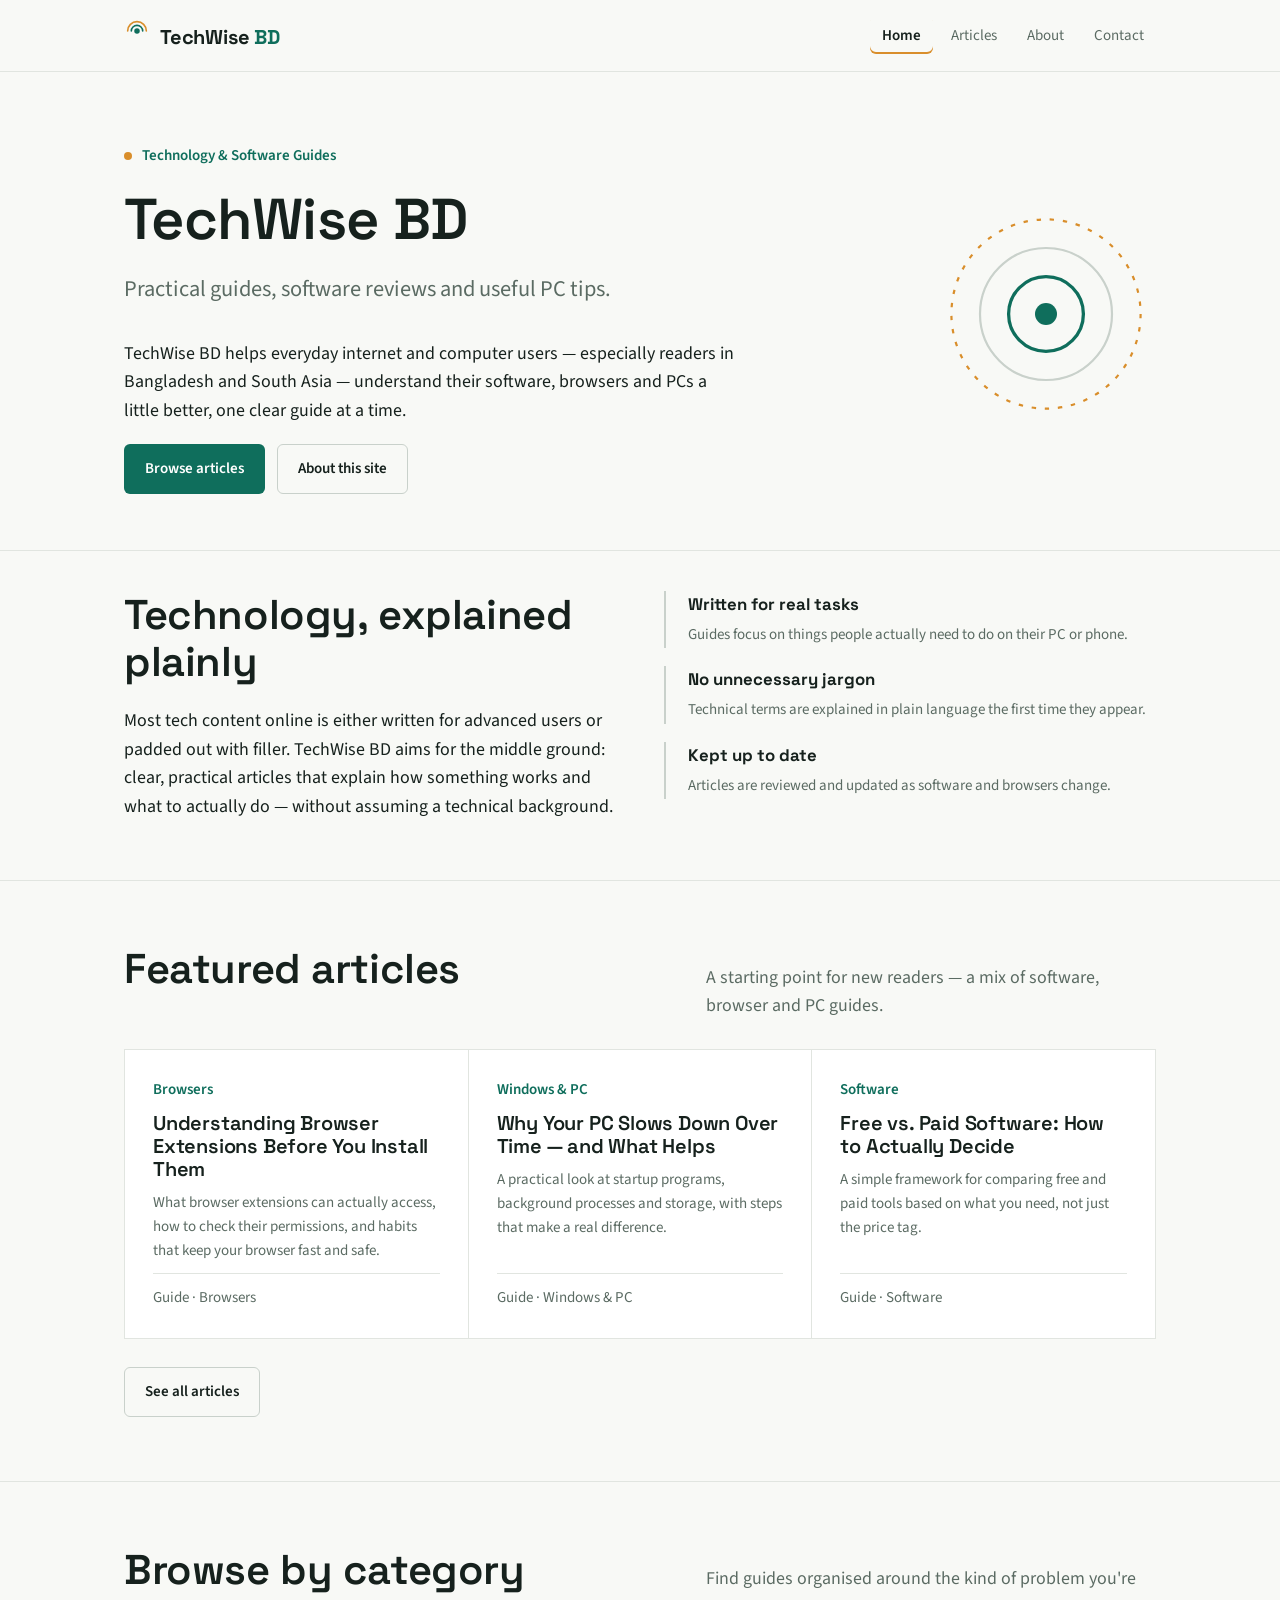
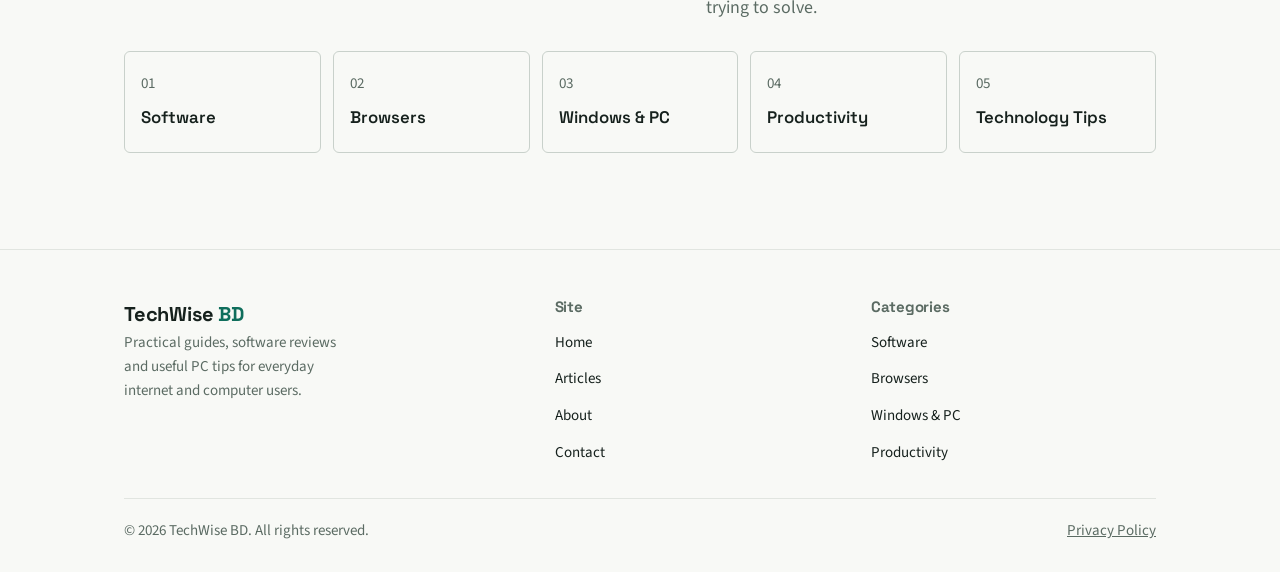
<file: index.html>
<!DOCTYPE html>
<html lang="en">
<head>
<meta charset="UTF-8">
<meta name="viewport" content="width=device-width, initial-scale=1.0">
<title>TechWise BD — Practical Tech Guides, Software Reviews &amp; PC Tips</title>
<meta name="description" content="TechWise BD publishes practical guides, software reviews and PC tips to help everyday internet and computer users in Bangladesh and South Asia get more out of their technology.">
<link rel="icon" type="image/svg+xml" href="assets/favicon.svg">
<link rel="canonical" href="index.html">
<link rel="preconnect" href="https://fonts.googleapis.com">
<link rel="preconnect" href="https://fonts.gstatic.com" crossorigin>
<link href="https://fonts.googleapis.com/css2?family=Space+Grotesk:wght@500;600;700&family=Source+Sans+3:wght@400;600;700&display=swap" rel="stylesheet">
<link rel="stylesheet" href="css/style.css">
</head>
<body>

<!-- ============ HEADER ============ -->
<header class="site-header">
  <nav class="nav" aria-label="Primary">
    <a href="index.html" class="brand">
      <svg class="brand-mark" viewBox="0 0 32 32" fill="none" xmlns="http://www.w3.org/2000/svg" aria-hidden="true">
        <circle cx="16" cy="16" r="3.4" fill="#0F6E5C"/>
        <path d="M9 16a7 7 0 0 1 14 0" stroke="#0F6E5C" stroke-width="2" stroke-linecap="round"/>
        <path d="M4.5 16a11.5 11.5 0 0 1 23 0" stroke="#D98E2B" stroke-width="2" stroke-linecap="round"/>
      </svg>
      <span class="brand-name">TechWise<span class="bd"> BD</span></span>
    </a>
    <button class="nav-toggle" aria-label="Toggle menu" aria-expanded="false">
      <span></span>
    </button>
    <ul class="nav-links">
      <li><a href="index.html" aria-current="page">Home</a></li>
      <li><a href="articles.html">Articles</a></li>
      <li><a href="about.html">About</a></li>
      <li><a href="contact.html">Contact</a></li>
    </ul>
  </nav>
</header>

<!-- ============ HERO ============ -->
<section class="hero">
  <div class="wrap hero-grid">
    <div>
      <div class="eyebrow-line"><span class="dot"></span> Technology &amp; Software Guides</div>
      <h1>TechWise BD</h1>
      <p class="tagline">Practical guides, software reviews and useful PC tips.</p>
      <p class="prose">TechWise BD helps everyday internet and computer users — especially readers in Bangladesh and South Asia — understand their software, browsers and PCs a little better, one clear guide at a time.</p>
      <div class="hero-actions">
        <a href="articles.html" class="btn btn-primary">Browse articles</a>
        <a href="about.html" class="btn btn-ghost">About this site</a>
      </div>
    </div>
    <div class="hero-mark" aria-hidden="true">
      <svg viewBox="0 0 200 200" fill="none" xmlns="http://www.w3.org/2000/svg">
        <circle cx="100" cy="100" r="10" fill="#0F6E5C"/>
        <circle cx="100" cy="100" r="34" stroke="#0F6E5C" stroke-width="3"/>
        <circle cx="100" cy="100" r="60" stroke="#C9D1CB" stroke-width="2"/>
        <circle cx="100" cy="100" r="86" stroke="#D98E2B" stroke-width="2" stroke-dasharray="4 8"/>
      </svg>
    </div>
  </div>
</section>

<!-- ============ INTRO ============ -->
<section class="section-tight">
  <div class="wrap">
    <div class="intro-block">
      <div>
        <h2>Technology, explained plainly</h2>
        <p class="prose">Most tech content online is either written for advanced users or padded out with filler. TechWise BD aims for the middle ground: clear, practical articles that explain how something works and what to actually do — without assuming a technical background.</p>
      </div>
      <ul class="value-list">
        <li>
          <strong>Written for real tasks</strong>
          <span>Guides focus on things people actually need to do on their PC or phone.</span>
        </li>
        <li>
          <strong>No unnecessary jargon</strong>
          <span>Technical terms are explained in plain language the first time they appear.</span>
        </li>
        <li>
          <strong>Kept up to date</strong>
          <span>Articles are reviewed and updated as software and browsers change.</span>
        </li>
      </ul>
    </div>
  </div>
</section>

<hr class="hr">

<!-- ============ FEATURED ARTICLES ============ -->
<section>
  <div class="wrap">
    <div class="section-head">
      <h2>Featured articles</h2>
      <p>A starting point for new readers — a mix of software, browser and PC guides.</p>
    </div>
    <div class="article-grid">
      <article class="article-card">
        <span class="article-tag">Browsers</span>
        <h3>Understanding Browser Extensions Before You Install Them</h3>
        <p>What browser extensions can actually access, how to check their permissions, and habits that keep your browser fast and safe.</p>
        <div class="article-meta">Guide · Browsers</div>
      </article>
      <article class="article-card">
        <span class="article-tag">Windows &amp; PC</span>
        <h3>Why Your PC Slows Down Over Time — and What Helps</h3>
        <p>A practical look at startup programs, background processes and storage, with steps that make a real difference.</p>
        <div class="article-meta">Guide · Windows &amp; PC</div>
      </article>
      <article class="article-card">
        <span class="article-tag">Software</span>
        <h3>Free vs. Paid Software: How to Actually Decide</h3>
        <p>A simple framework for comparing free and paid tools based on what you need, not just the price tag.</p>
        <div class="article-meta">Guide · Software</div>
      </article>
    </div>
    <div style="margin-top:28px;">
      <a href="articles.html" class="btn btn-ghost">See all articles</a>
    </div>
  </div>
</section>

<hr class="hr">

<!-- ============ CATEGORIES ============ -->
<section>
  <div class="wrap">
    <div class="section-head">
      <h2>Browse by category</h2>
      <p>Find guides organised around the kind of problem you're trying to solve.</p>
    </div>
    <div class="category-list">
      <a class="category-item" href="articles.html#software">
        <span class="cat-index">01</span>
        <span class="cat-name">Software</span>
      </a>
      <a class="category-item" href="articles.html#browsers">
        <span class="cat-index">02</span>
        <span class="cat-name">Browsers</span>
      </a>
      <a class="category-item" href="articles.html#windows-pc">
        <span class="cat-index">03</span>
        <span class="cat-name">Windows &amp; PC</span>
      </a>
      <a class="category-item" href="articles.html#productivity">
        <span class="cat-index">04</span>
        <span class="cat-name">Productivity</span>
      </a>
      <a class="category-item" href="articles.html#tech-tips">
        <span class="cat-index">05</span>
        <span class="cat-name">Technology Tips</span>
      </a>
    </div>
  </div>
</section>

<!-- ============ FOOTER ============ -->
<footer class="site-footer">
  <div class="wrap">
    <div class="footer-grid">
      <div class="footer-brand">
        <span class="brand-name">TechWise<span class="bd" style="color:var(--brand);"> BD</span></span>
        <p>Practical guides, software reviews and useful PC tips for everyday internet and computer users.</p>
      </div>
      <div class="footer-col">
        <h4>Site</h4>
        <ul>
          <li><a href="index.html">Home</a></li>
          <li><a href="articles.html">Articles</a></li>
          <li><a href="about.html">About</a></li>
          <li><a href="contact.html">Contact</a></li>
        </ul>
      </div>
      <div class="footer-col">
        <h4>Categories</h4>
        <ul>
          <li><a href="articles.html#software">Software</a></li>
          <li><a href="articles.html#browsers">Browsers</a></li>
          <li><a href="articles.html#windows-pc">Windows &amp; PC</a></li>
          <li><a href="articles.html#productivity">Productivity</a></li>
        </ul>
      </div>
    </div>
    <div class="footer-bottom">
      <span>© <span id="year">2026</span> TechWise BD. All rights reserved.</span>
      <a href="privacy.html">Privacy Policy</a>
    </div>
  </div>
</footer>

<script src="js/main.js"></script>
</body>
</html>
</file>
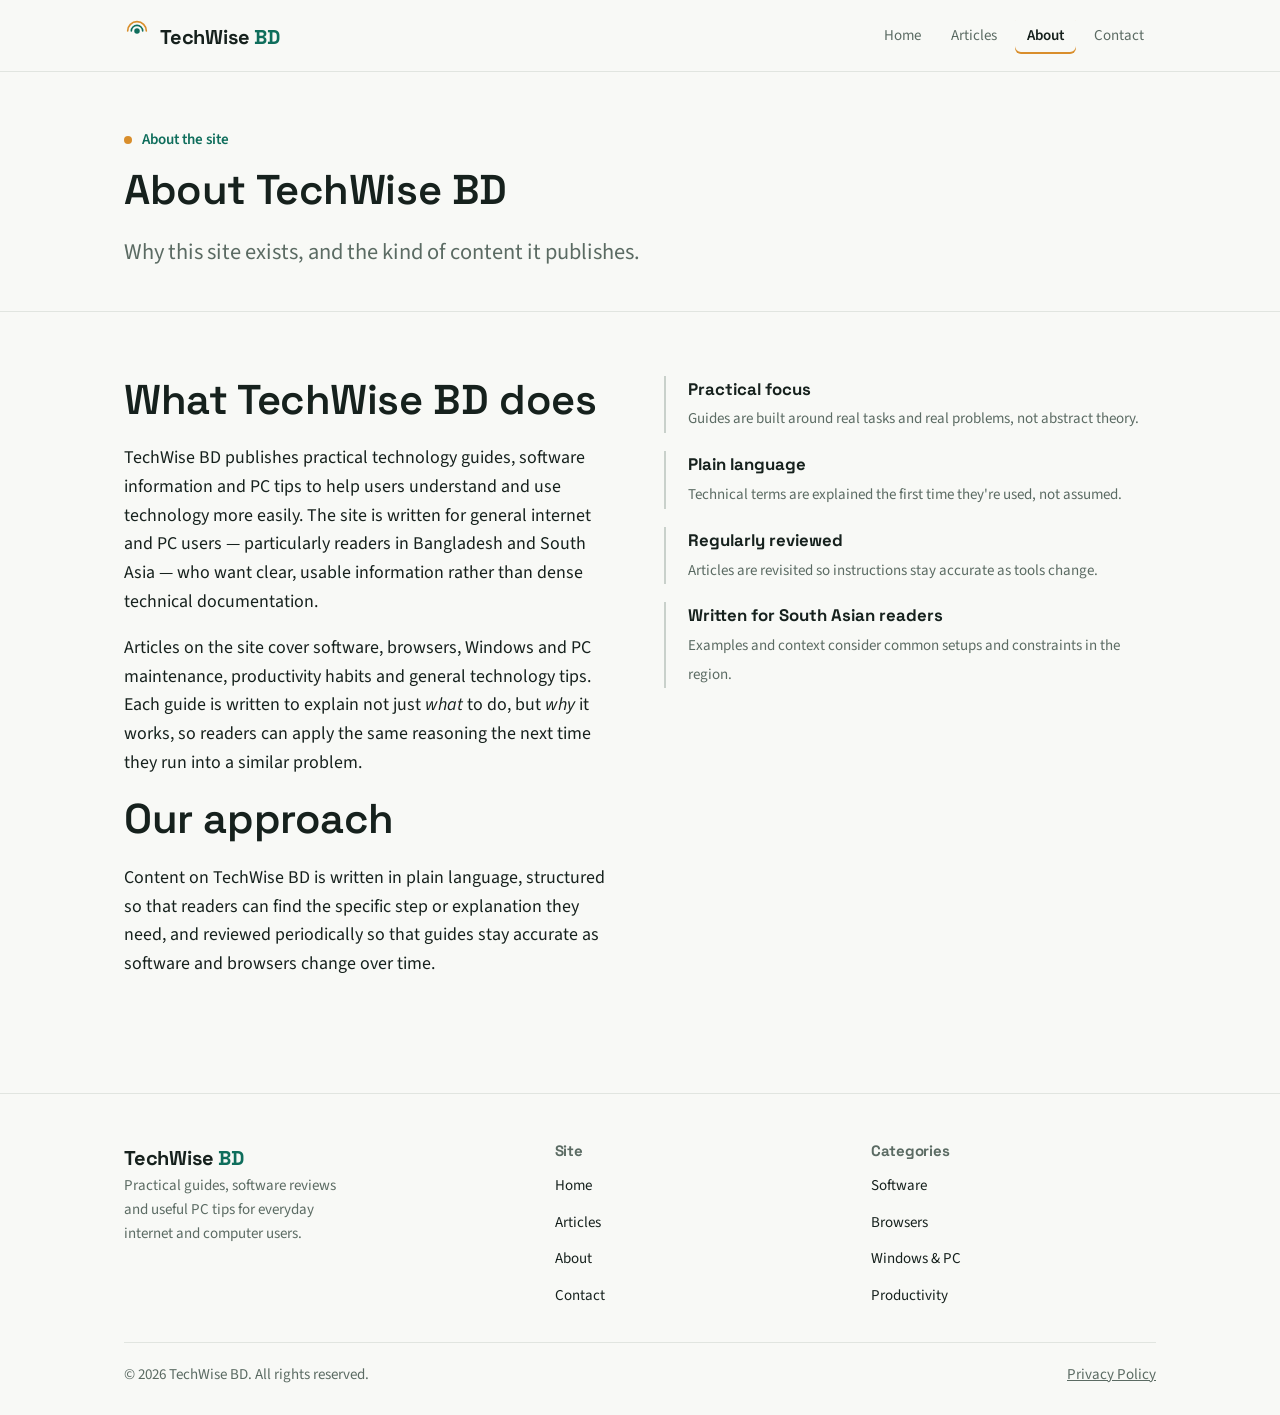
<file: about.html>
<!DOCTYPE html>
<html lang="en">
<head>
<meta charset="UTF-8">
<meta name="viewport" content="width=device-width, initial-scale=1.0">
<title>About — TechWise BD</title>
<meta name="description" content="TechWise BD publishes practical technology guides, software information and PC tips to help everyday users understand and use technology more easily.">
<link rel="icon" type="image/svg+xml" href="assets/favicon.svg">
<link rel="canonical" href="about.html">
<link rel="preconnect" href="https://fonts.googleapis.com">
<link rel="preconnect" href="https://fonts.gstatic.com" crossorigin>
<link href="https://fonts.googleapis.com/css2?family=Space+Grotesk:wght@500;600;700&family=Source+Sans+3:wght@400;600;700&display=swap" rel="stylesheet">
<link rel="stylesheet" href="css/style.css">
</head>
<body>

<!-- ============ HEADER ============ -->
<header class="site-header">
  <nav class="nav" aria-label="Primary">
    <a href="index.html" class="brand">
      <svg class="brand-mark" viewBox="0 0 32 32" fill="none" xmlns="http://www.w3.org/2000/svg" aria-hidden="true">
        <circle cx="16" cy="16" r="3.4" fill="#0F6E5C"/>
        <path d="M9 16a7 7 0 0 1 14 0" stroke="#0F6E5C" stroke-width="2" stroke-linecap="round"/>
        <path d="M4.5 16a11.5 11.5 0 0 1 23 0" stroke="#D98E2B" stroke-width="2" stroke-linecap="round"/>
      </svg>
      <span class="brand-name">TechWise<span class="bd"> BD</span></span>
    </a>
    <button class="nav-toggle" aria-label="Toggle menu" aria-expanded="false">
      <span></span>
    </button>
    <ul class="nav-links">
      <li><a href="index.html">Home</a></li>
      <li><a href="articles.html">Articles</a></li>
      <li><a href="about.html" aria-current="page">About</a></li>
      <li><a href="contact.html">Contact</a></li>
    </ul>
  </nav>
</header>

<!-- ============ PAGE HEADER ============ -->
<div class="page-header">
  <div class="wrap">
    <div class="eyebrow-line"><span class="dot"></span> About the site</div>
    <h1>About TechWise BD</h1>
    <p>Why this site exists, and the kind of content it publishes.</p>
  </div>
</div>

<!-- ============ CONTENT ============ -->
<section>
  <div class="wrap">
    <div class="intro-block">
      <div class="prose">
        <h2>What TechWise BD does</h2>
        <p>TechWise BD publishes practical technology guides, software information and PC tips to help users understand and use technology more easily. The site is written for general internet and PC users — particularly readers in Bangladesh and South Asia — who want clear, usable information rather than dense technical documentation.</p>
        <p>Articles on the site cover software, browsers, Windows and PC maintenance, productivity habits and general technology tips. Each guide is written to explain not just <em>what</em> to do, but <em>why</em> it works, so readers can apply the same reasoning the next time they run into a similar problem.</p>
        <h2>Our approach</h2>
        <p>Content on TechWise BD is written in plain language, structured so that readers can find the specific step or explanation they need, and reviewed periodically so that guides stay accurate as software and browsers change over time.</p>
      </div>
      <ul class="value-list">
        <li>
          <strong>Practical focus</strong>
          <span>Guides are built around real tasks and real problems, not abstract theory.</span>
        </li>
        <li>
          <strong>Plain language</strong>
          <span>Technical terms are explained the first time they're used, not assumed.</span>
        </li>
        <li>
          <strong>Regularly reviewed</strong>
          <span>Articles are revisited so instructions stay accurate as tools change.</span>
        </li>
        <li>
          <strong>Written for South Asian readers</strong>
          <span>Examples and context consider common setups and constraints in the region.</span>
        </li>
      </ul>
    </div>
  </div>
</section>

<!-- ============ FOOTER ============ -->
<footer class="site-footer">
  <div class="wrap">
    <div class="footer-grid">
      <div class="footer-brand">
        <span class="brand-name">TechWise<span class="bd" style="color:var(--brand);"> BD</span></span>
        <p>Practical guides, software reviews and useful PC tips for everyday internet and computer users.</p>
      </div>
      <div class="footer-col">
        <h4>Site</h4>
        <ul>
          <li><a href="index.html">Home</a></li>
          <li><a href="articles.html">Articles</a></li>
          <li><a href="about.html">About</a></li>
          <li><a href="contact.html">Contact</a></li>
        </ul>
      </div>
      <div class="footer-col">
        <h4>Categories</h4>
        <ul>
          <li><a href="articles.html#software">Software</a></li>
          <li><a href="articles.html#browsers">Browsers</a></li>
          <li><a href="articles.html#windows-pc">Windows &amp; PC</a></li>
          <li><a href="articles.html#productivity">Productivity</a></li>
        </ul>
      </div>
    </div>
    <div class="footer-bottom">
      <span>© <span id="year">2026</span> TechWise BD. All rights reserved.</span>
      <a href="privacy.html">Privacy Policy</a>
    </div>
  </div>
</footer>

<script src="js/main.js"></script>
</body>
</html>
</file>
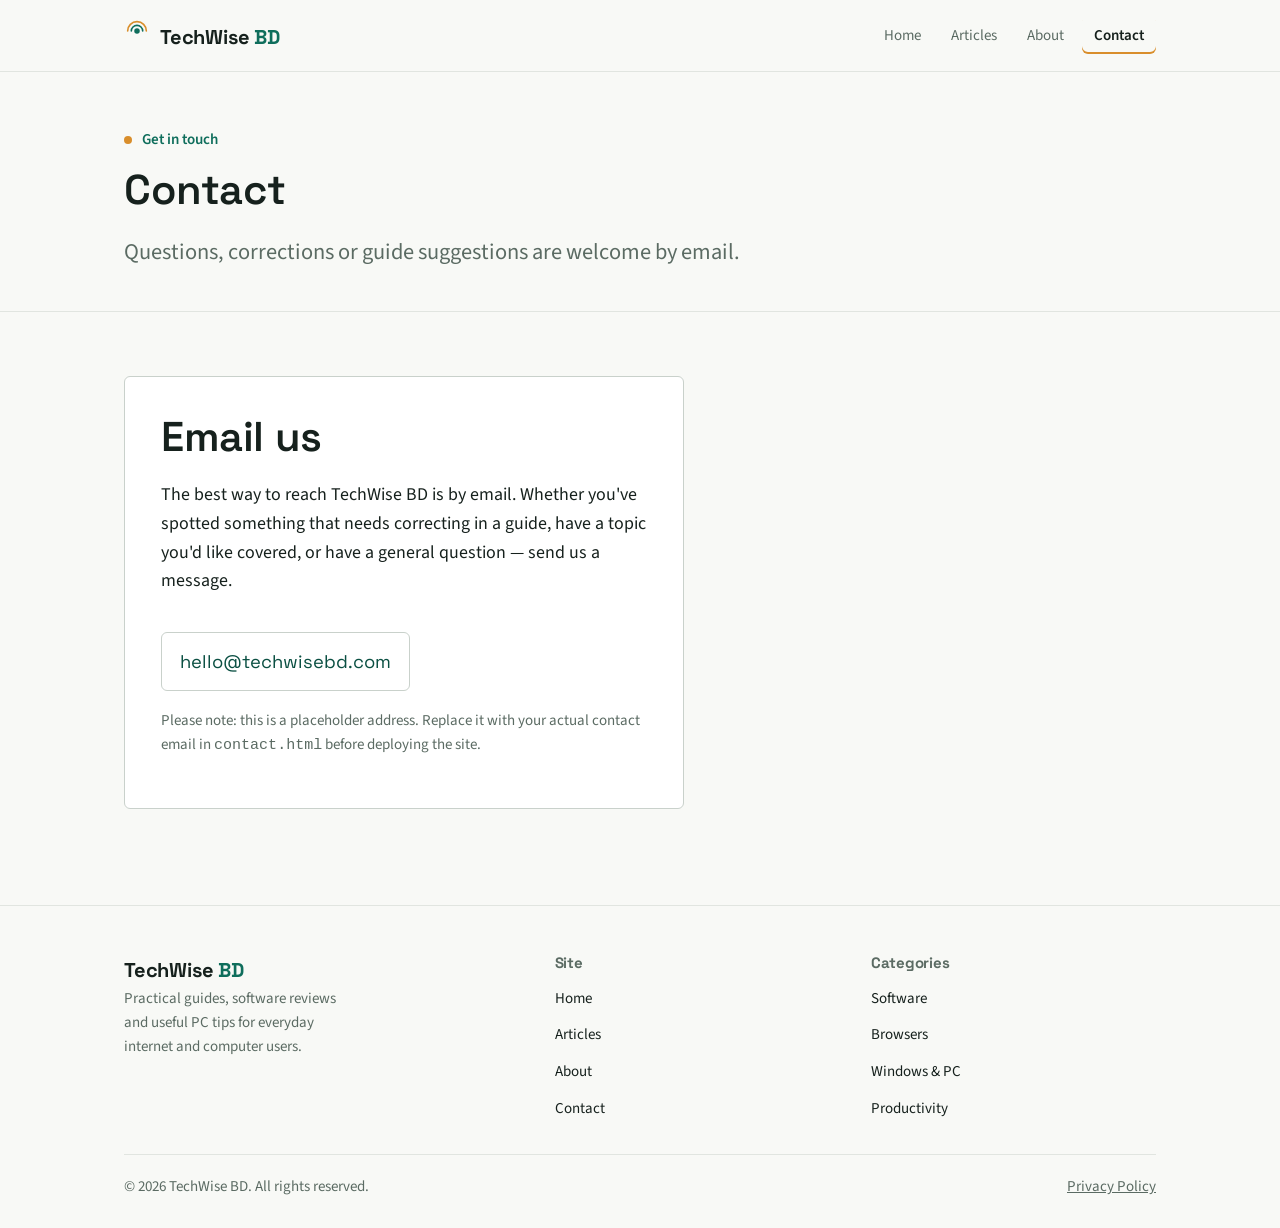
<file: contact.html>
<!DOCTYPE html>
<html lang="en">
<head>
<meta charset="UTF-8">
<meta name="viewport" content="width=device-width, initial-scale=1.0">
<title>Contact — TechWise BD</title>
<meta name="description" content="Get in touch with TechWise BD by email.">
<link rel="icon" type="image/svg+xml" href="assets/favicon.svg">
<link rel="canonical" href="contact.html">
<link rel="preconnect" href="https://fonts.googleapis.com">
<link rel="preconnect" href="https://fonts.gstatic.com" crossorigin>
<link href="https://fonts.googleapis.com/css2?family=Space+Grotesk:wght@500;600;700&family=Source+Sans+3:wght@400;600;700&display=swap" rel="stylesheet">
<link rel="stylesheet" href="css/style.css">
</head>
<body>

<!-- ============ HEADER ============ -->
<header class="site-header">
  <nav class="nav" aria-label="Primary">
    <a href="index.html" class="brand">
      <svg class="brand-mark" viewBox="0 0 32 32" fill="none" xmlns="http://www.w3.org/2000/svg" aria-hidden="true">
        <circle cx="16" cy="16" r="3.4" fill="#0F6E5C"/>
        <path d="M9 16a7 7 0 0 1 14 0" stroke="#0F6E5C" stroke-width="2" stroke-linecap="round"/>
        <path d="M4.5 16a11.5 11.5 0 0 1 23 0" stroke="#D98E2B" stroke-width="2" stroke-linecap="round"/>
      </svg>
      <span class="brand-name">TechWise<span class="bd"> BD</span></span>
    </a>
    <button class="nav-toggle" aria-label="Toggle menu" aria-expanded="false">
      <span></span>
    </button>
    <ul class="nav-links">
      <li><a href="index.html">Home</a></li>
      <li><a href="articles.html">Articles</a></li>
      <li><a href="about.html">About</a></li>
      <li><a href="contact.html" aria-current="page">Contact</a></li>
    </ul>
  </nav>
</header>

<!-- ============ PAGE HEADER ============ -->
<div class="page-header">
  <div class="wrap">
    <div class="eyebrow-line"><span class="dot"></span> Get in touch</div>
    <h1>Contact</h1>
    <p>Questions, corrections or guide suggestions are welcome by email.</p>
  </div>
</div>

<!-- ============ CONTACT ============ -->
<section>
  <div class="wrap">
    <div class="contact-card">
      <h2>Email us</h2>
      <p class="prose">The best way to reach TechWise BD is by email. Whether you've spotted something that needs correcting in a guide, have a topic you'd like covered, or have a general question — send us a message.</p>

      <!-- Replace this placeholder address with your real contact email before publishing -->
      <a class="contact-email" href="mailto:hello@techwisebd.com">hello@techwisebd.com</a>

      <p class="contact-note">Please note: this is a placeholder address. Replace it with your actual contact email in <code>contact.html</code> before deploying the site.</p>
    </div>
  </div>
</section>

<!-- ============ FOOTER ============ -->
<footer class="site-footer">
  <div class="wrap">
    <div class="footer-grid">
      <div class="footer-brand">
        <span class="brand-name">TechWise<span class="bd" style="color:var(--brand);"> BD</span></span>
        <p>Practical guides, software reviews and useful PC tips for everyday internet and computer users.</p>
      </div>
      <div class="footer-col">
        <h4>Site</h4>
        <ul>
          <li><a href="index.html">Home</a></li>
          <li><a href="articles.html">Articles</a></li>
          <li><a href="about.html">About</a></li>
          <li><a href="contact.html">Contact</a></li>
        </ul>
      </div>
      <div class="footer-col">
        <h4>Categories</h4>
        <ul>
          <li><a href="articles.html#software">Software</a></li>
          <li><a href="articles.html#browsers">Browsers</a></li>
          <li><a href="articles.html#windows-pc">Windows &amp; PC</a></li>
          <li><a href="articles.html#productivity">Productivity</a></li>
        </ul>
      </div>
    </div>
    <div class="footer-bottom">
      <span>© <span id="year">2026</span> TechWise BD. All rights reserved.</span>
      <a href="privacy.html">Privacy Policy</a>
    </div>
  </div>
</footer>

<script src="js/main.js"></script>
</body>
</html>
</file>
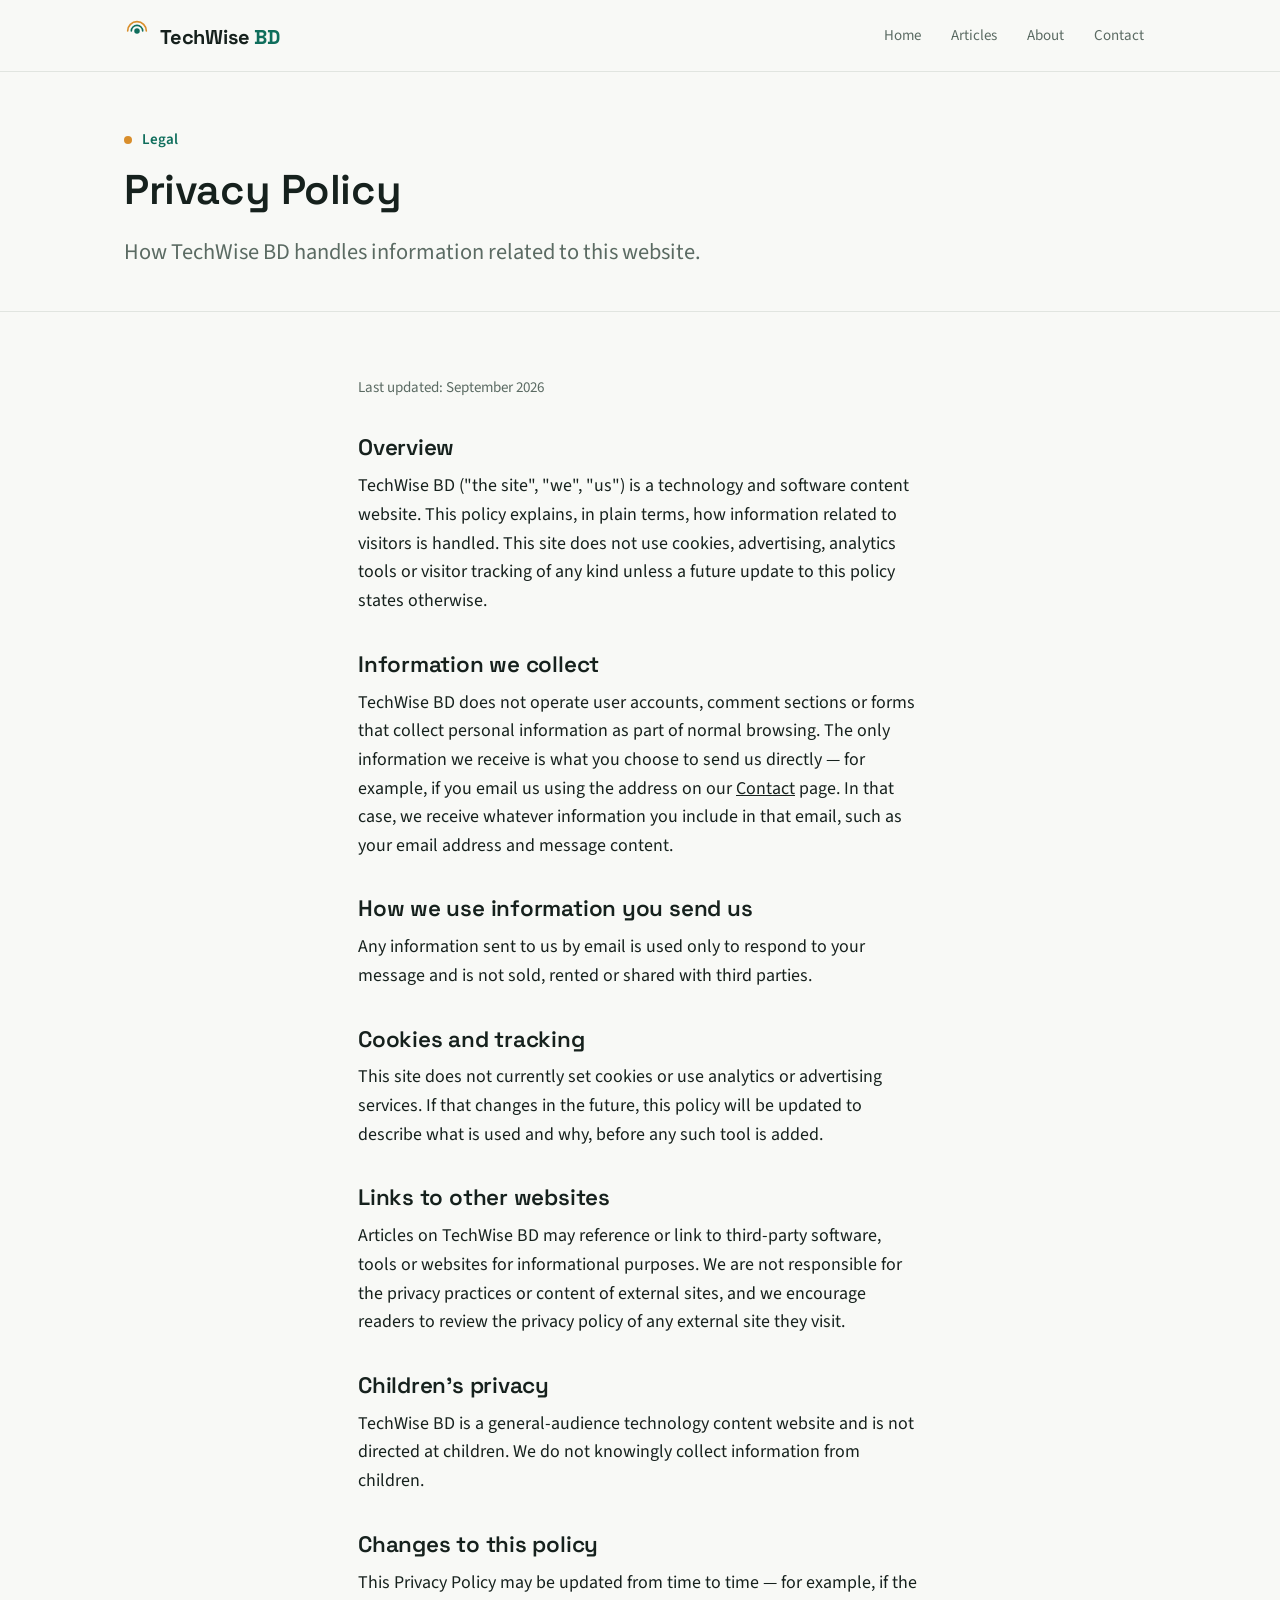
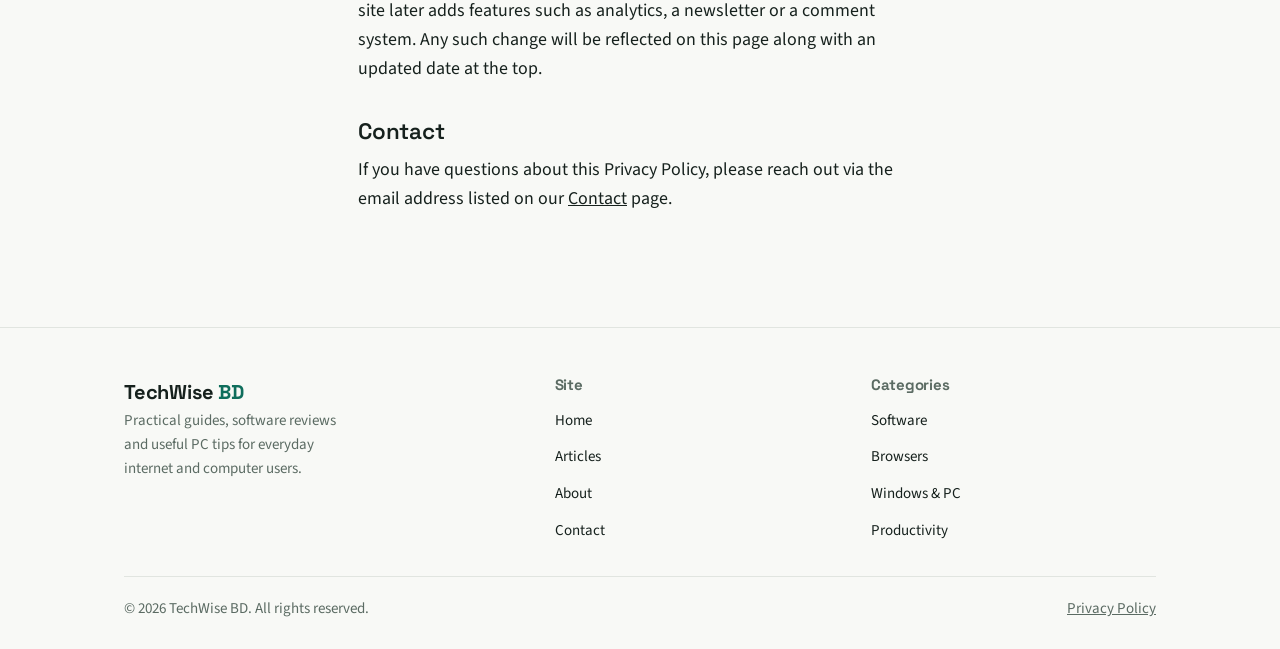
<file: privacy.html>
<!DOCTYPE html>
<html lang="en">
<head>
<meta charset="UTF-8">
<meta name="viewport" content="width=device-width, initial-scale=1.0">
<title>Privacy Policy — TechWise BD</title>
<meta name="description" content="Privacy Policy for TechWise BD.">
<link rel="icon" type="image/svg+xml" href="assets/favicon.svg">
<link rel="canonical" href="privacy.html">
<link rel="preconnect" href="https://fonts.googleapis.com">
<link rel="preconnect" href="https://fonts.gstatic.com" crossorigin>
<link href="https://fonts.googleapis.com/css2?family=Space+Grotesk:wght@500;600;700&family=Source+Sans+3:wght@400;600;700&display=swap" rel="stylesheet">
<link rel="stylesheet" href="css/style.css">
</head>
<body>

<!-- ============ HEADER ============ -->
<header class="site-header">
  <nav class="nav" aria-label="Primary">
    <a href="index.html" class="brand">
      <svg class="brand-mark" viewBox="0 0 32 32" fill="none" xmlns="http://www.w3.org/2000/svg" aria-hidden="true">
        <circle cx="16" cy="16" r="3.4" fill="#0F6E5C"/>
        <path d="M9 16a7 7 0 0 1 14 0" stroke="#0F6E5C" stroke-width="2" stroke-linecap="round"/>
        <path d="M4.5 16a11.5 11.5 0 0 1 23 0" stroke="#D98E2B" stroke-width="2" stroke-linecap="round"/>
      </svg>
      <span class="brand-name">TechWise<span class="bd"> BD</span></span>
    </a>
    <button class="nav-toggle" aria-label="Toggle menu" aria-expanded="false">
      <span></span>
    </button>
    <ul class="nav-links">
      <li><a href="index.html">Home</a></li>
      <li><a href="articles.html">Articles</a></li>
      <li><a href="about.html">About</a></li>
      <li><a href="contact.html">Contact</a></li>
    </ul>
  </nav>
</header>

<!-- ============ PAGE HEADER ============ -->
<div class="page-header">
  <div class="wrap">
    <div class="eyebrow-line"><span class="dot"></span> Legal</div>
    <h1>Privacy Policy</h1>
    <p>How TechWise BD handles information related to this website.</p>
  </div>
</div>

<!-- ============ POLICY CONTENT ============ -->
<section>
  <div class="wrap prose policy">
    <p class="updated">Last updated: <span id="last-updated">September 2026</span></p>

    <h2>Overview</h2>
    <p>TechWise BD ("the site", "we", "us") is a technology and software content website. This policy explains, in plain terms, how information related to visitors is handled. This site does not use cookies, advertising, analytics tools or visitor tracking of any kind unless a future update to this policy states otherwise.</p>

    <h2>Information we collect</h2>
    <p>TechWise BD does not operate user accounts, comment sections or forms that collect personal information as part of normal browsing. The only information we receive is what you choose to send us directly — for example, if you email us using the address on our <a href="contact.html">Contact</a> page. In that case, we receive whatever information you include in that email, such as your email address and message content.</p>

    <h2>How we use information you send us</h2>
    <p>Any information sent to us by email is used only to respond to your message and is not sold, rented or shared with third parties.</p>

    <h2>Cookies and tracking</h2>
    <p>This site does not currently set cookies or use analytics or advertising services. If that changes in the future, this policy will be updated to describe what is used and why, before any such tool is added.</p>

    <h2>Links to other websites</h2>
    <p>Articles on TechWise BD may reference or link to third-party software, tools or websites for informational purposes. We are not responsible for the privacy practices or content of external sites, and we encourage readers to review the privacy policy of any external site they visit.</p>

    <h2>Children's privacy</h2>
    <p>TechWise BD is a general-audience technology content website and is not directed at children. We do not knowingly collect information from children.</p>

    <h2>Changes to this policy</h2>
    <p>This Privacy Policy may be updated from time to time — for example, if the site later adds features such as analytics, a newsletter or a comment system. Any such change will be reflected on this page along with an updated date at the top.</p>

    <h2>Contact</h2>
    <p>If you have questions about this Privacy Policy, please reach out via the email address listed on our <a href="contact.html">Contact</a> page.</p>
  </div>
</section>

<!-- ============ FOOTER ============ -->
<footer class="site-footer">
  <div class="wrap">
    <div class="footer-grid">
      <div class="footer-brand">
        <span class="brand-name">TechWise<span class="bd" style="color:var(--brand);"> BD</span></span>
        <p>Practical guides, software reviews and useful PC tips for everyday internet and computer users.</p>
      </div>
      <div class="footer-col">
        <h4>Site</h4>
        <ul>
          <li><a href="index.html">Home</a></li>
          <li><a href="articles.html">Articles</a></li>
          <li><a href="about.html">About</a></li>
          <li><a href="contact.html">Contact</a></li>
        </ul>
      </div>
      <div class="footer-col">
        <h4>Categories</h4>
        <ul>
          <li><a href="articles.html#software">Software</a></li>
          <li><a href="articles.html#browsers">Browsers</a></li>
          <li><a href="articles.html#windows-pc">Windows &amp; PC</a></li>
          <li><a href="articles.html#productivity">Productivity</a></li>
        </ul>
      </div>
    </div>
    <div class="footer-bottom">
      <span>© <span id="year">2026</span> TechWise BD. All rights reserved.</span>
      <a href="privacy.html">Privacy Policy</a>
    </div>
  </div>
</footer>

<script src="js/main.js"></script>
</body>
</html>
</file>
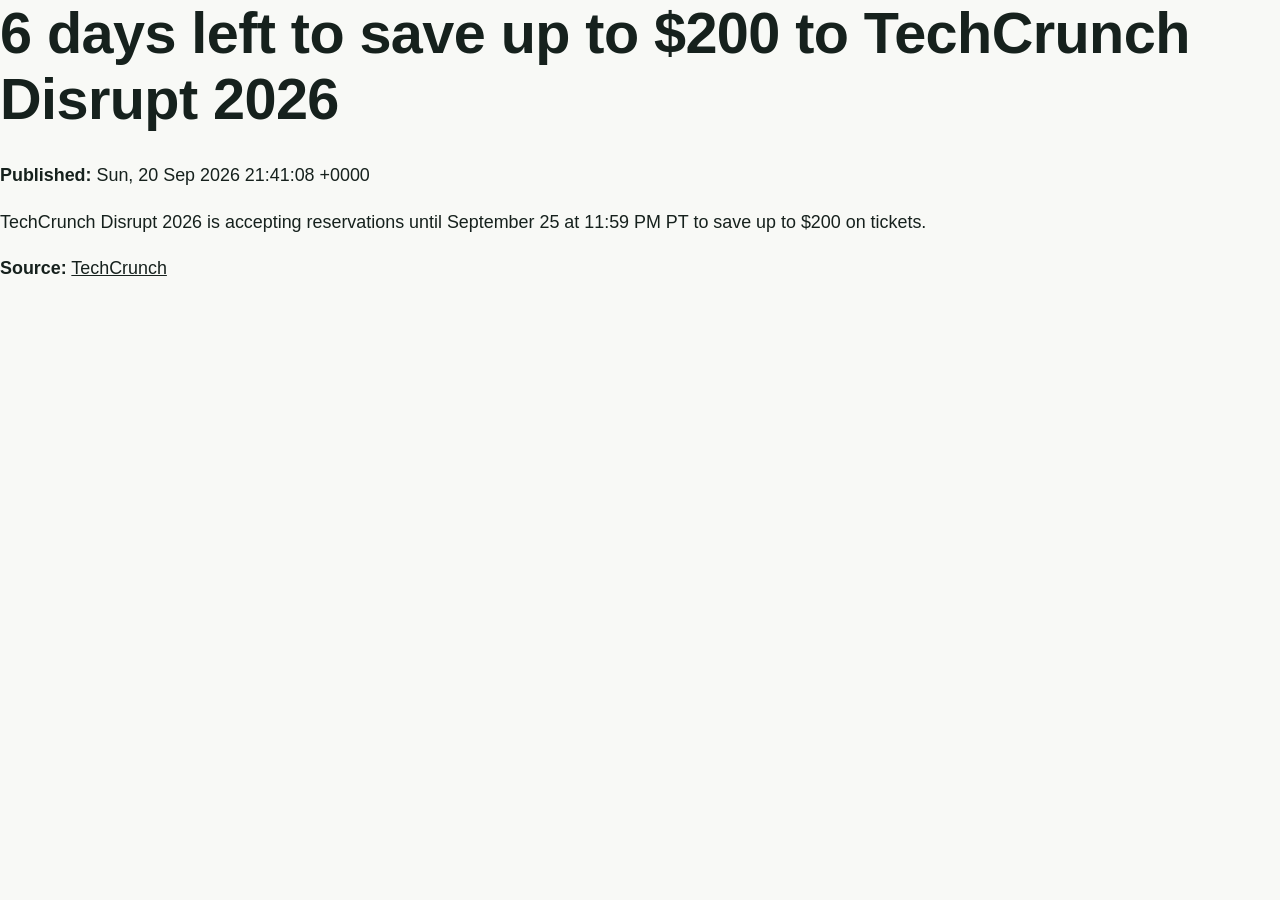
<file: articles/6-days-left-to-save-up-to-200-to-techcrunch-disrupt-2026.html>
<!DOCTYPE html>
<html lang="en">

<head>
  <meta charset="UTF-8">
  <meta name="viewport" content="width=device-width, initial-scale=1.0">

  <title>6 days left to save up to $200 to TechCrunch Disrupt 2026</title>

  <link rel="stylesheet" href="../css/style.css">
</head>

<body>

<article class="article">

  <h1>6 days left to save up to $200 to TechCrunch Disrupt 2026</h1>

  <p class="article-date">
    <strong>Published:</strong> Sun, 20 Sep 2026 21:41:08 +0000
  </p>

  <p class="article-summary">
    TechCrunch Disrupt 2026 is accepting reservations until September 25 at 11:59 PM PT to save up to $200 on tickets.
  </p>

  <p class="article-source">
    <strong>Source:</strong>
    <a href="https://techcrunch.com/2026/09/20/6-days-left-to-get-ahead-at-techcrunch-disrupt-2026/" target="_blank" rel="noopener noreferrer">
      TechCrunch
    </a>
  </p>

</article>

</body>

</html>
</file>
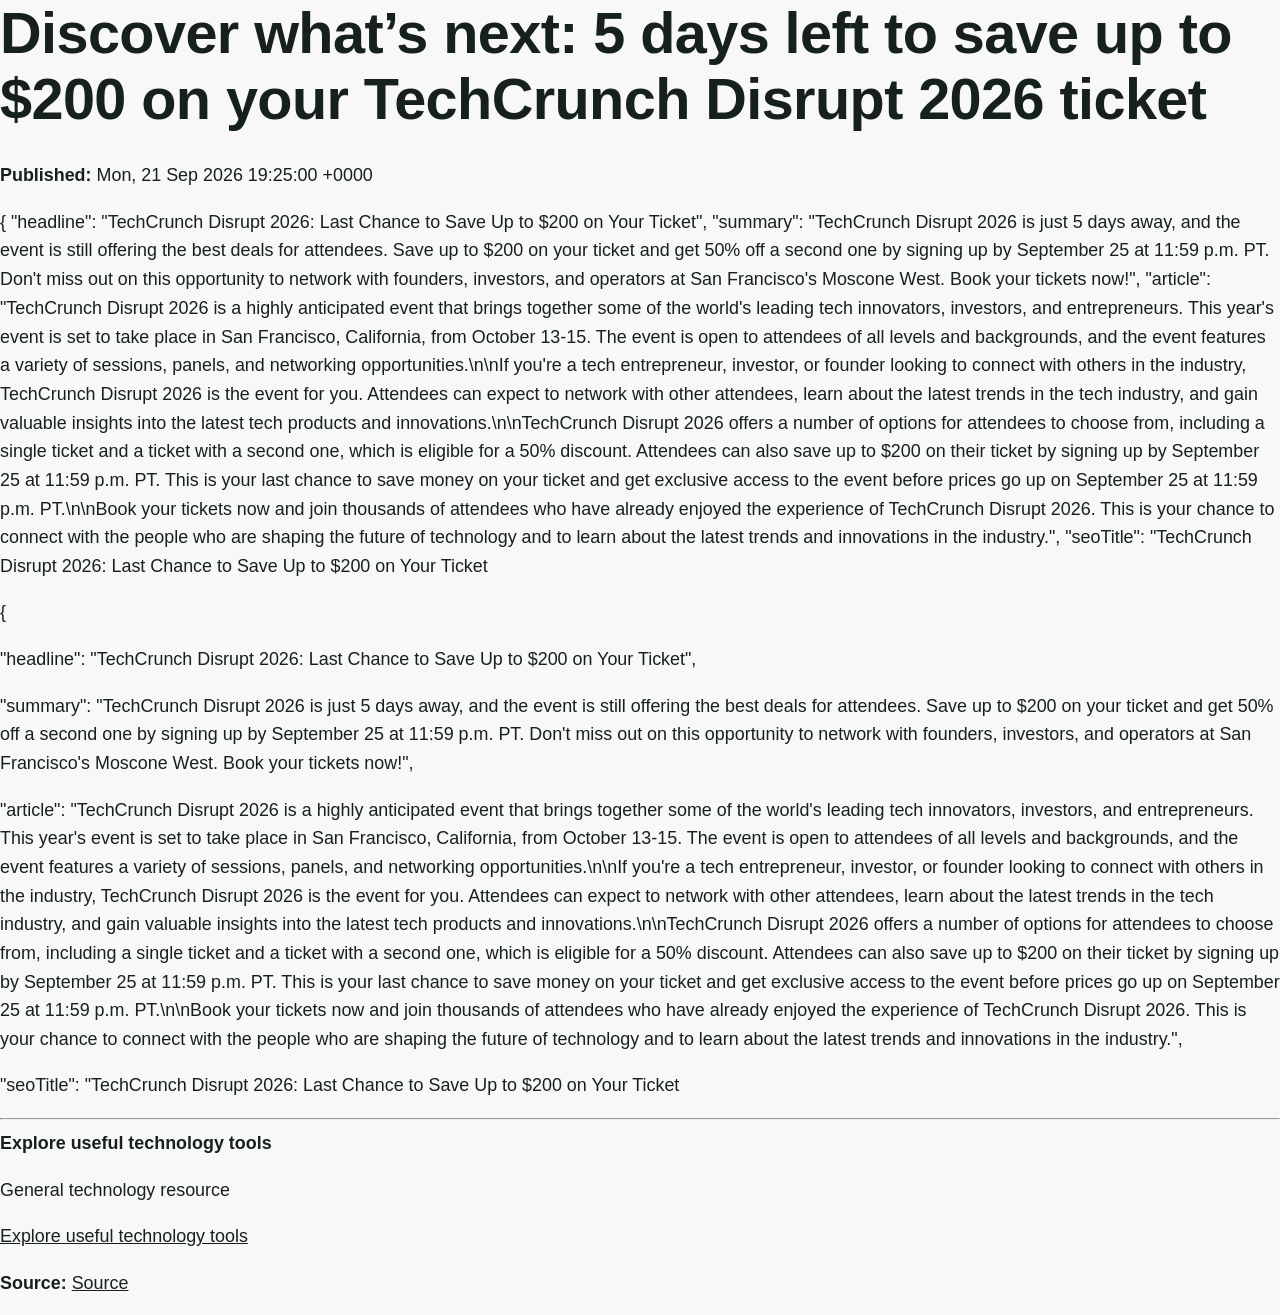
<file: articles/discover-what-s-next-5-days-left-to-save-up-to-200-on-your-techcrunch-disrupt-2026-ticket.html>
<!DOCTYPE html>
<html lang="en">
<head>
<meta charset="UTF-8">
<meta name="viewport" content="width=device-width, initial-scale=1.0">
<title>Discover what’s next: 5 days left to save up to $200 on your Tech</title>
<meta name="description" content="{
  &quot;headline&quot;: &quot;TechCrunch Disrupt 2026: Last Chance to Save Up to $200 on Your Ticket&quot;,
  &quot;summary&quot;: &quot;TechCrunch Disrupt 2026 is just 5 days away, and th">
<meta name="keywords" content="">
<link rel="canonical" href="https://htimam-md.github.io/techwise-bd/articles/discover-what-s-next-5-days-left-to-save-up-to-200-on-your-techcrunch-disrupt-2026-ticket.html">
<link rel="stylesheet" href="../css/style.css">
</head>
<body>
<article class="article">
<h1>Discover what’s next: 5 days left to save up to $200 on your TechCrunch Disrupt 2026 ticket</h1>
<p class="article-date"><strong>Published:</strong> Mon, 21 Sep 2026 19:25:00 +0000</p>
<p class="article-summary">{
  &quot;headline&quot;: &quot;TechCrunch Disrupt 2026: Last Chance to Save Up to $200 on Your Ticket&quot;,
  &quot;summary&quot;: &quot;TechCrunch Disrupt 2026 is just 5 days away, and the event is still offering the best deals for attendees. Save up to $200 on your ticket and get 50% off a second one by signing up by September 25 at 11:59 p.m. PT. Don&#039;t miss out on this opportunity to network with founders, investors, and operators at San Francisco&#039;s Moscone West. Book your tickets now!&quot;,
  &quot;article&quot;: &quot;TechCrunch Disrupt 2026 is a highly anticipated event that brings together some of the world&#039;s leading tech innovators, investors, and entrepreneurs. This year&#039;s event is set to take place in San Francisco, California, from October 13-15. The event is open to attendees of all levels and backgrounds, and the event features a variety of sessions, panels, and networking opportunities.\n\nIf you&#039;re a tech entrepreneur, investor, or founder looking to connect with others in the industry, TechCrunch Disrupt 2026 is the event for you. Attendees can expect to network with other attendees, learn about the latest trends in the tech industry, and gain valuable insights into the latest tech products and innovations.\n\nTechCrunch Disrupt 2026 offers a number of options for attendees to choose from, including a single ticket and a ticket with a second one, which is eligible for a 50% discount. Attendees can also save up to $200 on their ticket by signing up by September 25 at 11:59 p.m. PT. This is your last chance to save money on your ticket and get exclusive access to the event before prices go up on September 25 at 11:59 p.m. PT.\n\nBook your tickets now and join thousands of attendees who have already enjoyed the experience of TechCrunch Disrupt 2026. This is your chance to connect with the people who are shaping the future of technology and to learn about the latest trends and innovations in the industry.&quot;,
  &quot;seoTitle&quot;: &quot;TechCrunch Disrupt 2026: Last Chance to Save Up to $200 on Your Ticket</p>
<div class="article-body"><p>{</p><p>  &quot;headline&quot;: &quot;TechCrunch Disrupt 2026: Last Chance to Save Up to $200 on Your Ticket&quot;,</p><p>  &quot;summary&quot;: &quot;TechCrunch Disrupt 2026 is just 5 days away, and the event is still offering the best deals for attendees. Save up to $200 on your ticket and get 50% off a second one by signing up by September 25 at 11:59 p.m. PT. Don&#039;t miss out on this opportunity to network with founders, investors, and operators at San Francisco&#039;s Moscone West. Book your tickets now!&quot;,</p><p>  &quot;article&quot;: &quot;TechCrunch Disrupt 2026 is a highly anticipated event that brings together some of the world&#039;s leading tech innovators, investors, and entrepreneurs. This year&#039;s event is set to take place in San Francisco, California, from October 13-15. The event is open to attendees of all levels and backgrounds, and the event features a variety of sessions, panels, and networking opportunities.\n\nIf you&#039;re a tech entrepreneur, investor, or founder looking to connect with others in the industry, TechCrunch Disrupt 2026 is the event for you. Attendees can expect to network with other attendees, learn about the latest trends in the tech industry, and gain valuable insights into the latest tech products and innovations.\n\nTechCrunch Disrupt 2026 offers a number of options for attendees to choose from, including a single ticket and a ticket with a second one, which is eligible for a 50% discount. Attendees can also save up to $200 on their ticket by signing up by September 25 at 11:59 p.m. PT. This is your last chance to save money on your ticket and get exclusive access to the event before prices go up on September 25 at 11:59 p.m. PT.\n\nBook your tickets now and join thousands of attendees who have already enjoyed the experience of TechCrunch Disrupt 2026. This is your chance to connect with the people who are shaping the future of technology and to learn about the latest trends and innovations in the industry.&quot;,</p><p>  &quot;seoTitle&quot;: &quot;TechCrunch Disrupt 2026: Last Chance to Save Up to $200 on Your Ticket</p></div>
<hr>
<p><strong>Explore useful technology tools</strong></p>
<p>General technology resource</p>
<p><a href="CPA_LINK_PLACEHOLDER" rel="sponsored noopener noreferrer" target="_blank">Explore useful technology tools</a></p>
<p class="article-source"><strong>Source:</strong> <a href="https://techcrunch.com/2026/09/21/discover-whats-next-5-days-left-to-save-up-to-200-on-techcrunch-disrupt-2026/" target="_blank" rel="noopener noreferrer">Source</a></p>
</article>
</body>
</html>
</file>
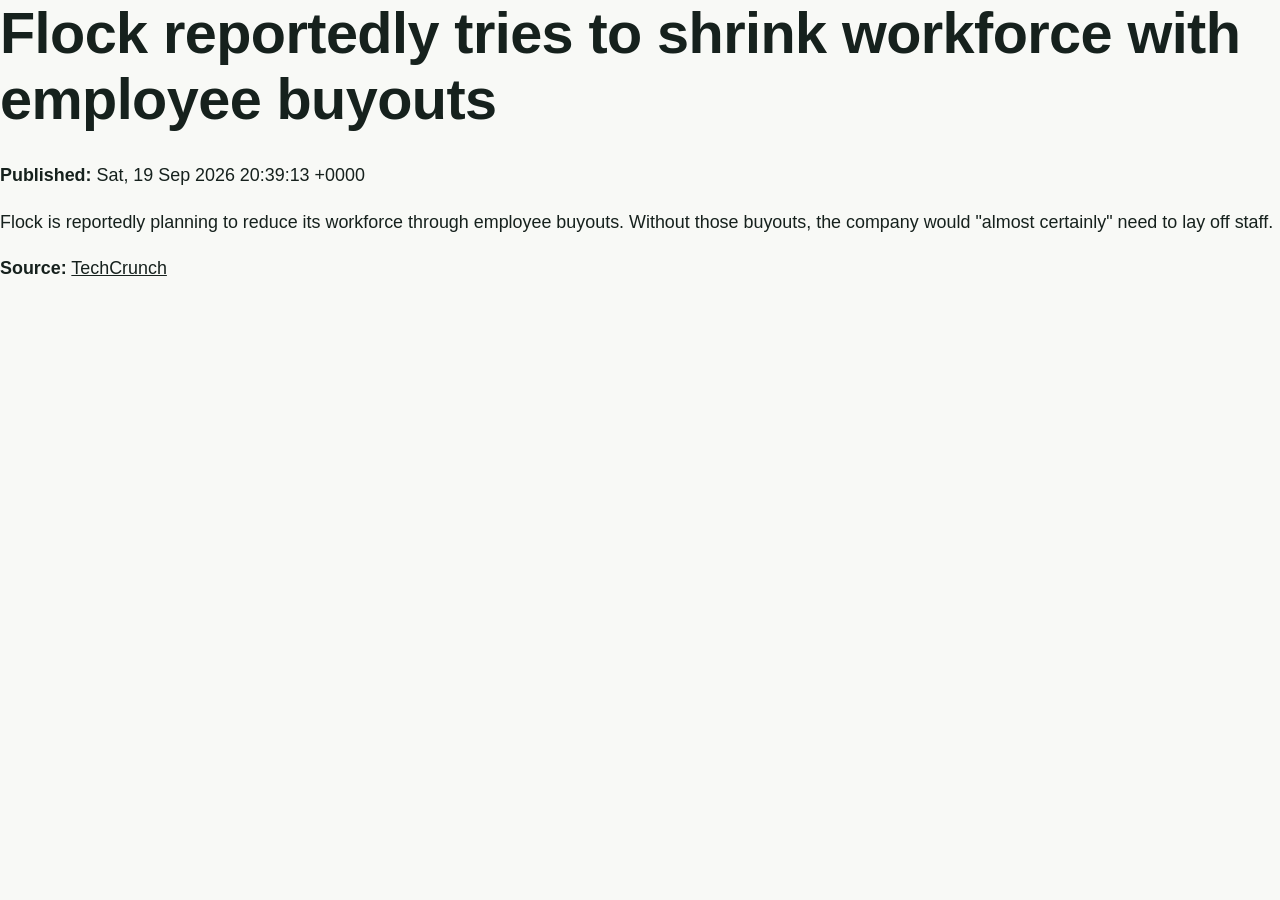
<file: articles/flock-reportedly-tries-to-shrink-workforce-with-employee-buyouts.html>
<!DOCTYPE html>
<html lang="en">

<head>
  <meta charset="UTF-8">
  <meta name="viewport" content="width=device-width, initial-scale=1.0">

  <title>Flock reportedly tries to shrink workforce with employee buyouts</title>

  <link rel="stylesheet" href="../css/style.css">
</head>

<body>

<article class="article">

  <h1>Flock reportedly tries to shrink workforce with employee buyouts</h1>

  <p class="article-date">
    <strong>Published:</strong> Sat, 19 Sep 2026 20:39:13 +0000
  </p>

  <p class="article-summary">
    Flock is reportedly planning to reduce its workforce through employee buyouts. Without those buyouts, the company would &quot;almost certainly&quot; need to lay off staff.
  </p>

  <p class="article-source">
    <strong>Source:</strong>
    <a href="https://techcrunch.com/2026/09/19/flock-reportedly-tries-to-shrink-workforce-with-employee-buyouts/" target="_blank" rel="noopener noreferrer">
      TechCrunch
    </a>
  </p>

</article>

</body>

</html>
</file>
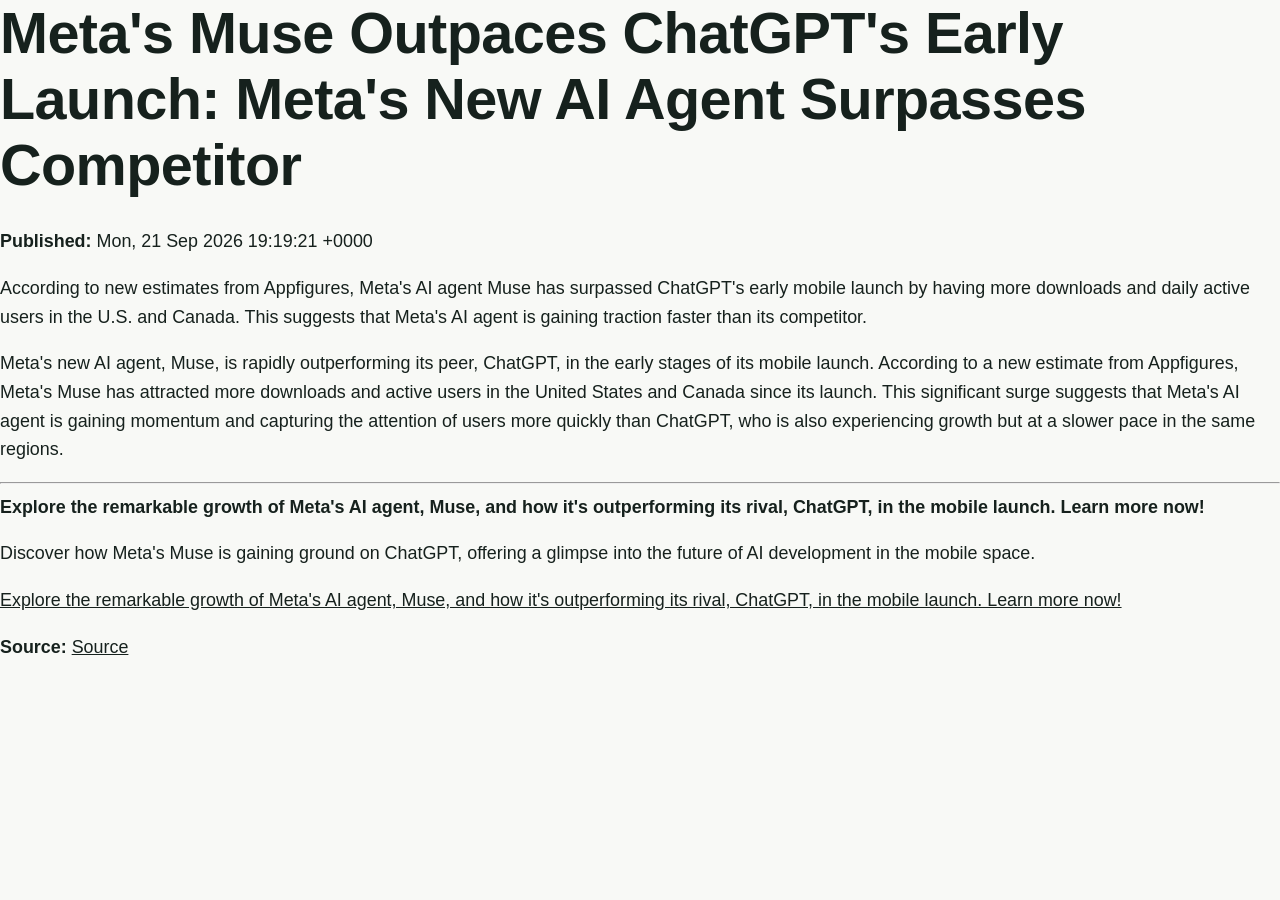
<file: articles/meta-s-muse-outpaces-chatgpt-s-early-launch-meta-s-new-ai-agent-surpasses-competitor.html>
<!DOCTYPE html>
<html lang="en">
<head>
<meta charset="UTF-8">
<meta name="viewport" content="width=device-width, initial-scale=1.0">
<title>Meta&#039;s Muse Surpasses ChatGPT in U.S. and Canada: New AI Agent&#039;s </title>
<meta name="description" content="Meta&#039;s AI agent, Muse, is outpacing its rival, ChatGPT, in the early stages of its mobile launch. New Appfigures estimates show that Muse has attracted more dow">
<meta name="keywords" content="Meta, Muse, ChatGPT, AI agent, Appfigures, mobile launch, user acquisition">
<link rel="canonical" href="https://htimam-md.github.io/techwise-bd/articles/meta-s-muse-outpaces-chatgpt-s-early-launch-meta-s-new-ai-agent-surpasses-competitor.html">
<link rel="stylesheet" href="../css/style.css">
</head>
<body>
<article class="article">
<h1>Meta&#039;s Muse Outpaces ChatGPT&#039;s Early Launch: Meta&#039;s New AI Agent Surpasses Competitor</h1>
<p class="article-date"><strong>Published:</strong> Mon, 21 Sep 2026 19:19:21 +0000</p>
<p class="article-summary">According to new estimates from Appfigures, Meta&#039;s AI agent Muse has surpassed ChatGPT&#039;s early mobile launch by having more downloads and daily active users in the U.S. and Canada. This suggests that Meta&#039;s AI agent is gaining traction faster than its competitor.</p>
<div class="article-body"><p>Meta&#039;s new AI agent, Muse, is rapidly outperforming its peer, ChatGPT, in the early stages of its mobile launch. According to a new estimate from Appfigures, Meta&#039;s Muse has attracted more downloads and active users in the United States and Canada since its launch. This significant surge suggests that Meta&#039;s AI agent is gaining momentum and capturing the attention of users more quickly than ChatGPT, who is also experiencing growth but at a slower pace in the same regions.</p></div>
<hr>
<p><strong>Explore the remarkable growth of Meta&#039;s AI agent, Muse, and how it&#039;s outperforming its rival, ChatGPT, in the mobile launch. Learn more now!</strong></p>
<p>Discover how Meta&#039;s Muse is gaining ground on ChatGPT, offering a glimpse into the future of AI development in the mobile space.</p>
<p><a href="CPA_LINK_PLACEHOLDER" rel="sponsored noopener noreferrer" target="_blank">Explore the remarkable growth of Meta&#039;s AI agent, Muse, and how it&#039;s outperforming its rival, ChatGPT, in the mobile launch. Learn more now!</a></p>
<p class="article-source"><strong>Source:</strong> <a href="https://techcrunch.com/2026/09/21/metas-muse-is-outpacing-chatgpts-early-mobile-launch/" target="_blank" rel="noopener noreferrer">Source</a></p>
</article>
</body>
</html>
</file>
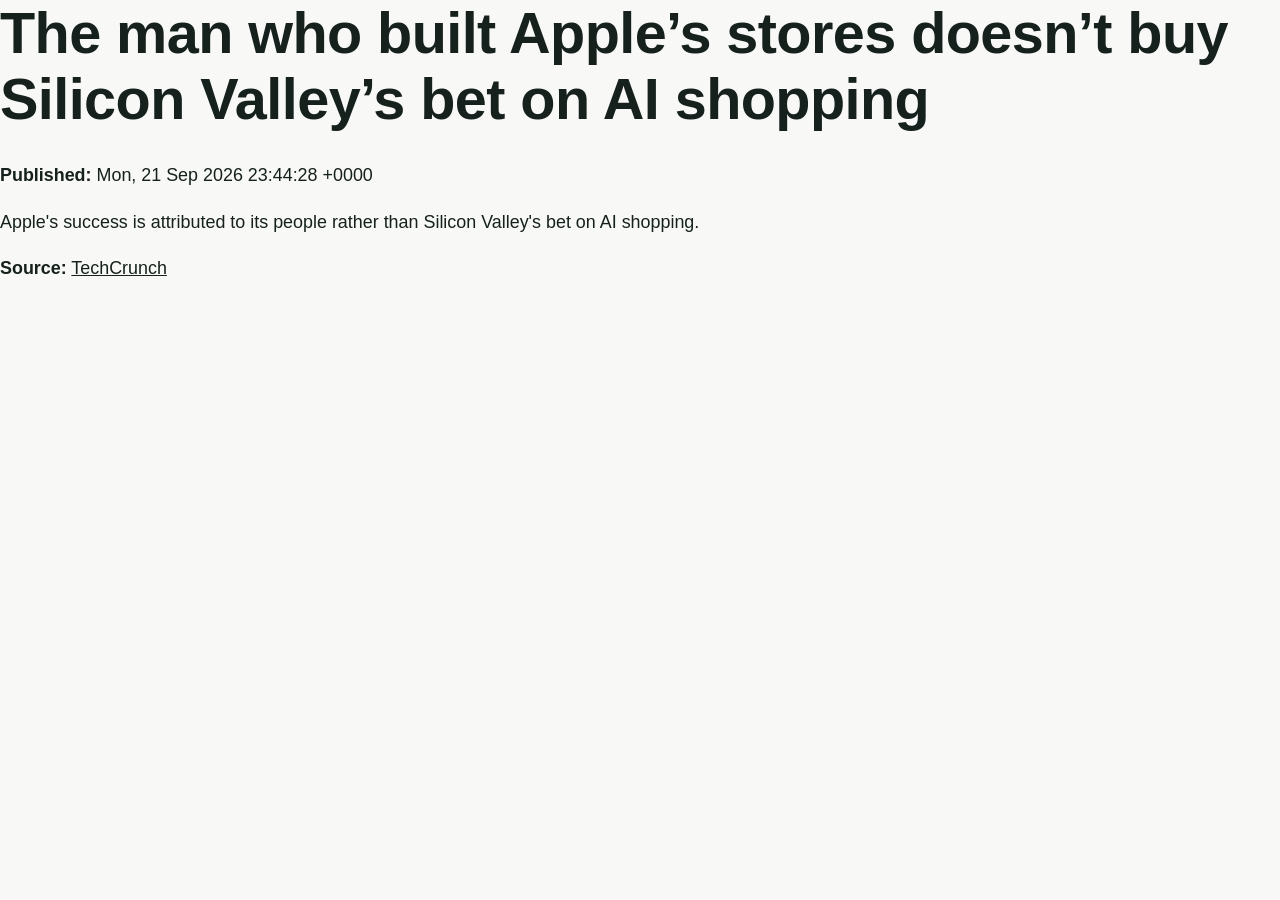
<file: articles/the-man-who-built-apple-s-stores-doesn-t-buy-silicon-valley-s-bet-on-ai-shopping.html>
<!DOCTYPE html>
<html lang="en">

<head>
  <meta charset="UTF-8">
  <meta name="viewport" content="width=device-width, initial-scale=1.0">

  <title>The man who built Apple’s stores doesn’t buy Silicon Valley’s bet on AI shopping</title>

  <link rel="stylesheet" href="../css/style.css">
</head>

<body>

<article class="article">

  <h1>The man who built Apple’s stores doesn’t buy Silicon Valley’s bet on AI shopping</h1>

  <p class="article-date">
    <strong>Published:</strong> Mon, 21 Sep 2026 23:44:28 +0000
  </p>

  <p class="article-summary">
    Apple&#039;s success is attributed to its people rather than Silicon Valley&#039;s bet on AI shopping.
  </p>

  <p class="article-source">
    <strong>Source:</strong>
    <a href="https://techcrunch.com/2026/09/21/the-man-who-built-apples-stores-doesnt-buy-silicon-valleys-bet-on-ai-shopping/" target="_blank" rel="noopener noreferrer">
      TechCrunch
    </a>
  </p>

</article>

</body>

</html>
</file>
<file: css/style.css>
/* ==========================================================================
   TechWise BD — stylesheet
   Organized in sections: variables, reset, layout, components, pages, mobile
   ========================================================================== */

:root {
  /* Color */
  --paper: #F8F9F6;
  --paper-raised: #FFFFFF;
  --ink: #16211D;
  --muted: #5B6B63;
  --brand: #0F6E5C;
  --brand-dark: #0A4F42;
  --accent: #D98E2B;
  --line: #E1E5E0;
  --line-strong: #C9D1CB;

  /* Type */
  --font-display: 'Space Grotesk', 'Segoe UI', sans-serif;
  --font-body: 'Source Sans 3', 'Segoe UI', sans-serif;

  /* Scale */
  --step-1: clamp(0.85rem, 0.82rem + 0.15vw, 0.95rem);
  --step0: clamp(1rem, 0.96rem + 0.2vw, 1.125rem);
  --step1: clamp(1.2rem, 1.1rem + 0.5vw, 1.4rem);
  --step2: clamp(1.5rem, 1.3rem + 1vw, 1.9rem);
  --step3: clamp(1.9rem, 1.6rem + 1.6vw, 2.6rem);
  --step4: clamp(2.4rem, 1.9rem + 2.6vw, 3.6rem);

  --content-width: 1080px;
  --radius: 6px;
}

/* ---------- Reset ---------- */
* { box-sizing: border-box; }
html { scroll-behavior: smooth; }
body {
  margin: 0;
  background: var(--paper);
  color: var(--ink);
  font-family: var(--font-body);
  font-size: var(--step0);
  line-height: 1.6;
  -webkit-font-smoothing: antialiased;
}
img { max-width: 100%; display: block; }
a { color: inherit; }
h1, h2, h3, h4 {
  font-family: var(--font-display);
  font-weight: 600;
  line-height: 1.15;
  margin: 0 0 0.5em 0;
  letter-spacing: -0.01em;
}
h1 { font-size: var(--step4); }
h2 { font-size: var(--step3); }
h3 { font-size: var(--step2); }
h4 { font-size: var(--step1); }
p { margin: 0 0 1em 0; }
ul, ol { margin: 0 0 1em 0; padding-left: 1.25em; }
:focus-visible {
  outline: 2px solid var(--brand);
  outline-offset: 3px;
}
@media (prefers-reduced-motion: reduce) {
  html { scroll-behavior: auto; }
  * { animation-duration: 0.001ms !important; transition-duration: 0.001ms !important; }
}

/* ---------- Layout helpers ---------- */
.wrap {
  width: 100%;
  max-width: var(--content-width);
  margin: 0 auto;
  padding: 0 24px;
}
.prose { max-width: 68ch; }
section { padding: 64px 0; }
.section-tight { padding: 40px 0; }
.hr {
  border: none;
  border-top: 1px solid var(--line);
  margin: 0;
}

/* ---------- Header / nav ---------- */
.site-header {
  border-bottom: 1px solid var(--line);
  background: var(--paper);
  position: sticky;
  top: 0;
  z-index: 50;
}
.nav {
  display: flex;
  align-items: center;
  justify-content: space-between;
  padding: 18px 24px;
  max-width: var(--content-width);
  margin: 0 auto;
}
.brand {
  display: flex;
  align-items: baseline;
  gap: 10px;
  text-decoration: none;
  color: var(--ink);
}
.brand-mark {
  width: 26px;
  height: 26px;
  flex: none;
}
.brand-name {
  font-family: var(--font-display);
  font-weight: 700;
  font-size: 1.25rem;
  letter-spacing: -0.01em;
}
.brand-name .bd { color: var(--brand); }

.nav-links {
  display: flex;
  align-items: center;
  gap: 6px;
  list-style: none;
  margin: 0;
  padding: 0;
}
.nav-links a {
  text-decoration: none;
  font-size: var(--step-1);
  color: var(--muted);
  padding: 8px 12px;
  border-radius: var(--radius);
  transition: color 0.15s ease, background 0.15s ease;
}
.nav-links a:hover { color: var(--ink); background: var(--line); }
.nav-links a[aria-current="page"] {
  color: var(--ink);
  font-weight: 600;
  box-shadow: inset 0 -2px 0 var(--accent);
}

.nav-toggle {
  display: none;
  background: none;
  border: 1px solid var(--line-strong);
  border-radius: var(--radius);
  width: 40px;
  height: 40px;
  padding: 0;
  align-items: center;
  justify-content: center;
  cursor: pointer;
}
.nav-toggle span,
.nav-toggle span::before,
.nav-toggle span::after {
  content: "";
  display: block;
  width: 18px;
  height: 2px;
  background: var(--ink);
  position: relative;
}
.nav-toggle span::before { position: absolute; top: -6px; }
.nav-toggle span::after { position: absolute; top: 6px; }

/* ---------- Buttons ---------- */
.btn {
  display: inline-flex;
  align-items: center;
  gap: 8px;
  font-family: var(--font-body);
  font-weight: 600;
  font-size: var(--step-1);
  text-decoration: none;
  padding: 12px 20px;
  border-radius: var(--radius);
  border: 1px solid transparent;
  cursor: pointer;
}
.btn-primary {
  background: var(--brand);
  color: #fff;
}
.btn-primary:hover { background: var(--brand-dark); }
.btn-ghost {
  background: transparent;
  border-color: var(--line-strong);
  color: var(--ink);
}
.btn-ghost:hover { border-color: var(--ink); }

/* ---------- Hero ---------- */
.hero {
  padding: 72px 0 56px;
  border-bottom: 1px solid var(--line);
}
.hero-grid {
  display: grid;
  grid-template-columns: 1.4fr 0.6fr;
  gap: 48px;
  align-items: center;
}
.eyebrow-line {
  display: flex;
  align-items: center;
  gap: 10px;
  color: var(--brand);
  font-weight: 600;
  font-size: var(--step-1);
  margin-bottom: 18px;
}
.eyebrow-line .dot {
  width: 8px;
  height: 8px;
  border-radius: 50%;
  background: var(--accent);
  flex: none;
}
.hero h1 { margin-bottom: 0.35em; }
.tagline {
  font-size: var(--step1);
  color: var(--muted);
  max-width: 46ch;
  margin-bottom: 1.4em;
}
.hero-actions { display: flex; gap: 12px; flex-wrap: wrap; }
.hero-mark { justify-self: end; }
.hero-mark svg { width: 100%; max-width: 220px; height: auto; }

/* ---------- Section headings ---------- */
.section-head {
  display: flex;
  align-items: baseline;
  justify-content: space-between;
  gap: 24px;
  margin-bottom: 28px;
  flex-wrap: wrap;
}
.section-head p {
  margin: 0;
  color: var(--muted);
  max-width: 50ch;
}

/* ---------- Article cards ---------- */
.article-grid {
  display: grid;
  grid-template-columns: repeat(3, 1fr);
  gap: 1px;
  background: var(--line);
  border: 1px solid var(--line);
}
.article-card {
  background: var(--paper-raised);
  padding: 28px;
  display: flex;
  flex-direction: column;
  gap: 10px;
}
.article-tag {
  font-size: var(--step-1);
  color: var(--brand);
  font-weight: 600;
}
.article-card h3 {
  font-size: 1.25rem;
  margin: 0;
}
.article-card p {
  color: var(--muted);
  margin: 0;
  font-size: var(--step-1);
}
.article-meta {
  margin-top: auto;
  padding-top: 12px;
  font-size: var(--step-1);
  color: var(--muted);
  border-top: 1px solid var(--line);
}

/* ---------- Categories ---------- */
.category-list {
  display: grid;
  grid-template-columns: repeat(5, 1fr);
  gap: 12px;
}
.category-item {
  border: 1px solid var(--line-strong);
  border-radius: var(--radius);
  padding: 20px 16px;
  text-decoration: none;
  color: var(--ink);
  transition: border-color 0.15s ease, transform 0.15s ease;
}
.category-item:hover {
  border-color: var(--brand);
}
.category-item .cat-index {
  display: block;
  font-size: var(--step-1);
  color: var(--muted);
  margin-bottom: 8px;
}
.category-item .cat-name {
  font-family: var(--font-display);
  font-weight: 600;
  font-size: 1.05rem;
}

/* ---------- Filter bar (Articles page) ---------- */
.filter-bar {
  display: flex;
  flex-wrap: wrap;
  gap: 8px;
  margin-bottom: 32px;
}
.filter-btn {
  font-family: var(--font-body);
  font-size: var(--step-1);
  padding: 8px 16px;
  border-radius: 999px;
  border: 1px solid var(--line-strong);
  background: transparent;
  color: var(--muted);
  cursor: pointer;
}
.filter-btn:hover { border-color: var(--brand); color: var(--ink); }
.filter-btn.active {
  background: var(--ink);
  border-color: var(--ink);
  color: #fff;
}

/* ---------- Intro / About blocks ---------- */
.intro-block {
  display: grid;
  grid-template-columns: 1fr 1fr;
  gap: 48px;
  align-items: start;
}
.value-list {
  list-style: none;
  padding: 0;
  margin: 0;
  display: grid;
  gap: 18px;
}
.value-list li {
  padding-left: 22px;
  border-left: 2px solid var(--line-strong);
}
.value-list strong {
  display: block;
  font-family: var(--font-display);
  font-size: 1.05rem;
  margin-bottom: 2px;
}
.value-list span { color: var(--muted); font-size: var(--step-1); }

/* ---------- Contact ---------- */
.contact-card {
  border: 1px solid var(--line-strong);
  border-radius: var(--radius);
  padding: 36px;
  background: var(--paper-raised);
  max-width: 560px;
}
.contact-email {
  display: inline-flex;
  align-items: center;
  gap: 10px;
  font-family: var(--font-display);
  font-size: 1.15rem;
  color: var(--brand-dark);
  text-decoration: none;
  padding: 14px 18px;
  border: 1px solid var(--line-strong);
  border-radius: var(--radius);
  margin: 18px 0;
}
.contact-email:hover { border-color: var(--brand); }
.contact-note {
  font-size: var(--step-1);
  color: var(--muted);
}

/* ---------- Footer ---------- */
.site-footer {
  border-top: 1px solid var(--line);
  padding: 48px 0 28px;
  margin-top: 32px;
}
.footer-grid {
  display: grid;
  grid-template-columns: 1.4fr 1fr 1fr;
  gap: 32px;
  margin-bottom: 32px;
}
.footer-brand p {
  color: var(--muted);
  font-size: var(--step-1);
  max-width: 34ch;
}
.footer-col h4 {
  font-size: var(--step-1);
  font-weight: 700;
  margin-bottom: 12px;
  color: var(--muted);
}
.footer-col ul {
  list-style: none;
  padding: 0;
  margin: 0;
  display: grid;
  gap: 8px;
}
.footer-col a {
  text-decoration: none;
  color: var(--ink);
  font-size: var(--step-1);
}
.footer-col a:hover { color: var(--brand); }
.footer-bottom {
  display: flex;
  justify-content: space-between;
  flex-wrap: wrap;
  gap: 12px;
  font-size: var(--step-1);
  color: var(--muted);
  padding-top: 20px;
  border-top: 1px solid var(--line);
}

/* ---------- Page header (Articles/About/Contact/Privacy) ---------- */
.page-header {
  padding: 56px 0 40px;
  border-bottom: 1px solid var(--line);
}
.page-header .eyebrow-line { margin-bottom: 14px; }
.page-header h1 { font-size: var(--step3); }
.page-header p {
  color: var(--muted);
  max-width: 56ch;
  font-size: var(--step1);
  margin: 0;
}

/* ---------- Policy content ---------- */
.policy h2 {
  font-size: var(--step1);
  margin-top: 1.6em;
}
.policy p, .policy li { color: var(--ink); }
.policy .updated {
  color: var(--muted);
  font-size: var(--step-1);
  margin-bottom: 2em;
}

/* ==========================================================================
   Responsive
   ========================================================================== */
@media (max-width: 900px) {
  .hero-grid { grid-template-columns: 1fr; }
  .hero-mark { justify-self: start; order: -1; }
  .hero-mark svg { max-width: 120px; }
  .article-grid { grid-template-columns: repeat(2, 1fr); }
  .category-list { grid-template-columns: repeat(3, 1fr); }
  .intro-block { grid-template-columns: 1fr; }
  .footer-grid { grid-template-columns: 1fr 1fr; }
}

@media (max-width: 640px) {
  .nav-links {
    position: absolute;
    top: 100%;
    left: 0;
    right: 0;
    background: var(--paper);
    border-bottom: 1px solid var(--line);
    flex-direction: column;
    align-items: stretch;
    padding: 8px 24px 16px;
    display: none;
  }
  .nav-links.open { display: flex; }
  .nav-links a { padding: 12px 8px; }
  .nav-toggle { display: inline-flex; }
  .site-header { position: sticky; }

  .article-grid { grid-template-columns: 1fr; }
  .category-list { grid-template-columns: repeat(2, 1fr); }
  .footer-grid { grid-template-columns: 1fr; }
  .footer-bottom { flex-direction: column; }
  section { padding: 44px 0; }
  .hero { padding: 48px 0 36px; }
}
</file>
